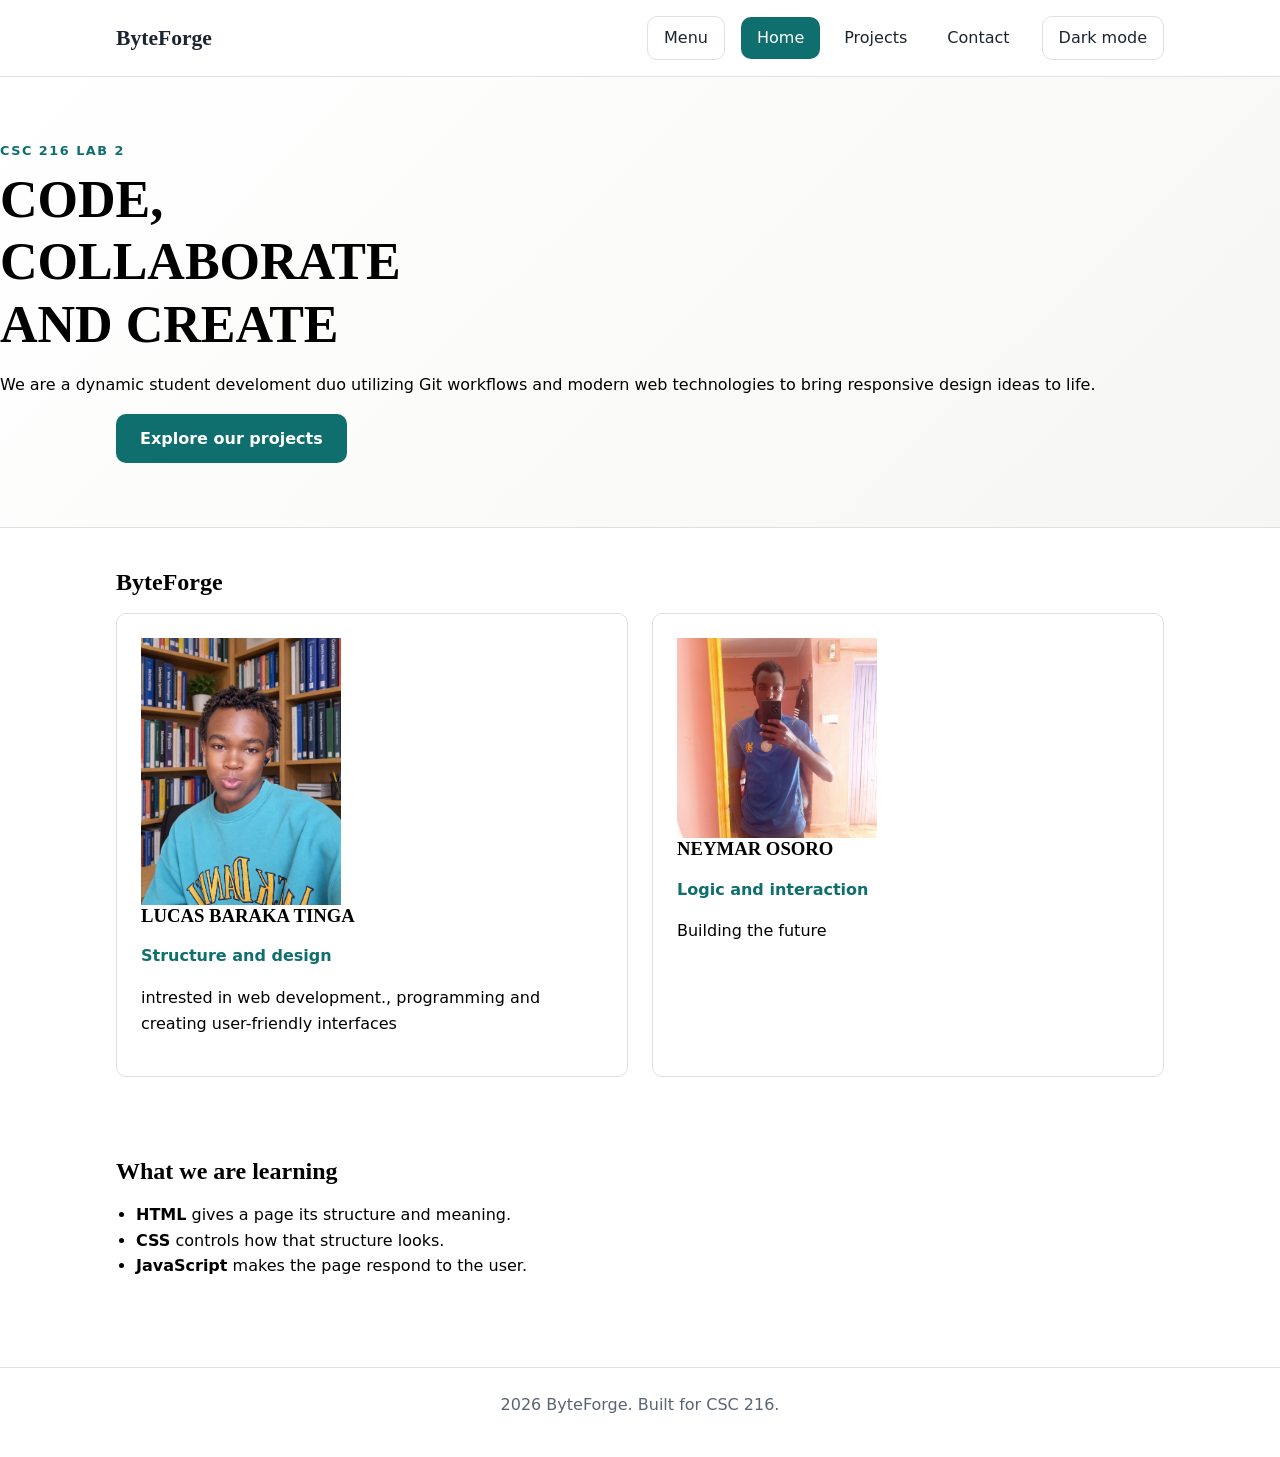
<file: index.html>
<!DOCTYPE html>
<html lang='en'>
<head>
  <meta charset='UTF-8'>
  <meta name='viewport' content='width=device-width, initial-scale=1.0'>
  <meta name='description' content='ByteForge: a CSC 216 web development pair.'>
  <title>Home | ByteForge</title>
  <link rel='stylesheet' href='css/styles.css'>
  <script src='js/script.js' defer></script>
</head>
<body>
  <a class='skip-link' href='#main'>Skip to main content</a>

  <header class='site-header'>
    <div class='container header-inner'>
      <a class='logo' href='index.html'>ByteForge</a>
      <button class='nav-toggle' type='button' aria-expanded='false' aria-controls='site-nav'>Menu</button>
      <nav id='site-nav' class='site-nav' aria-label='Main'>
        <ul>
          <li><a href='index.html' aria-current='page'>Home</a></li>
          <li><a href='projects.html'>Projects</a></li>
          <li><a href='contact.html'>Contact</a></li>
        </ul>
      </nav>
      <button class='theme-toggle' type='button' aria-pressed='false'>Dark mode</button>
    </div>
  </header>

  <main id='main'>
    <section class='hero'>
      <p class='eyebrow'>CSC 216 Lab 2</p>
      <h1>CODE, COLLABORATE AND CREATE</h1>
      <p>We are a dynamic student develoment duo utilizing Git workflows and modern web technologies to bring responsive design ideas to life.</p>
      <div class='container'>
        
        
        <a class='button' href='projects.html'> Explore our projects</a>
      </div>
    </section>

    <section class='container section' aria-labelledby='team-heading'>
      <h2 id='team-heading'>ByteForge</h2>
      <P>
      <div class='team-grid'>
        <article class='card'>
          <img src="images/lucas.jpg.jpeg" alt="Lucas Baraka Tinga" class="profile-photo" width="200">
          
          <h3>LUCAS BARAKA TINGA</h3>
          <p class='role'>Structure and design</p>
          <p>intrested in web development., programming and creating user-friendly interfaces</p>
        </article>
        <article class='card'>
          <img src="images/neymar.jpg.jpeg" alt="Neymar Osoro" width="200">
          <h3>NEYMAR OSORO</h3>
          <p class='role'>Logic and interaction</p>
          <p>Building the future</p>
        </article>
      </div>
    </section>

    <section class='container section' aria-labelledby='learning-heading'>
      <h2 id='learning-heading'>What we are learning</h2>
      <ul class='skill-list'>
        <li><strong>HTML</strong> gives a page its structure and meaning.</li>
        <li><strong>CSS</strong> controls how that structure looks.</li>
        <li><strong>JavaScript</strong> makes the page respond to the user.</li>
      </ul>
    </section>
  </main>

  <footer class='site-footer'>
    <div class='container'>
      <p><span id='year'>2026</span> ByteForge. Built for CSC 216.</p>
    </div>
  </footer>
</body>
</html>
</file>
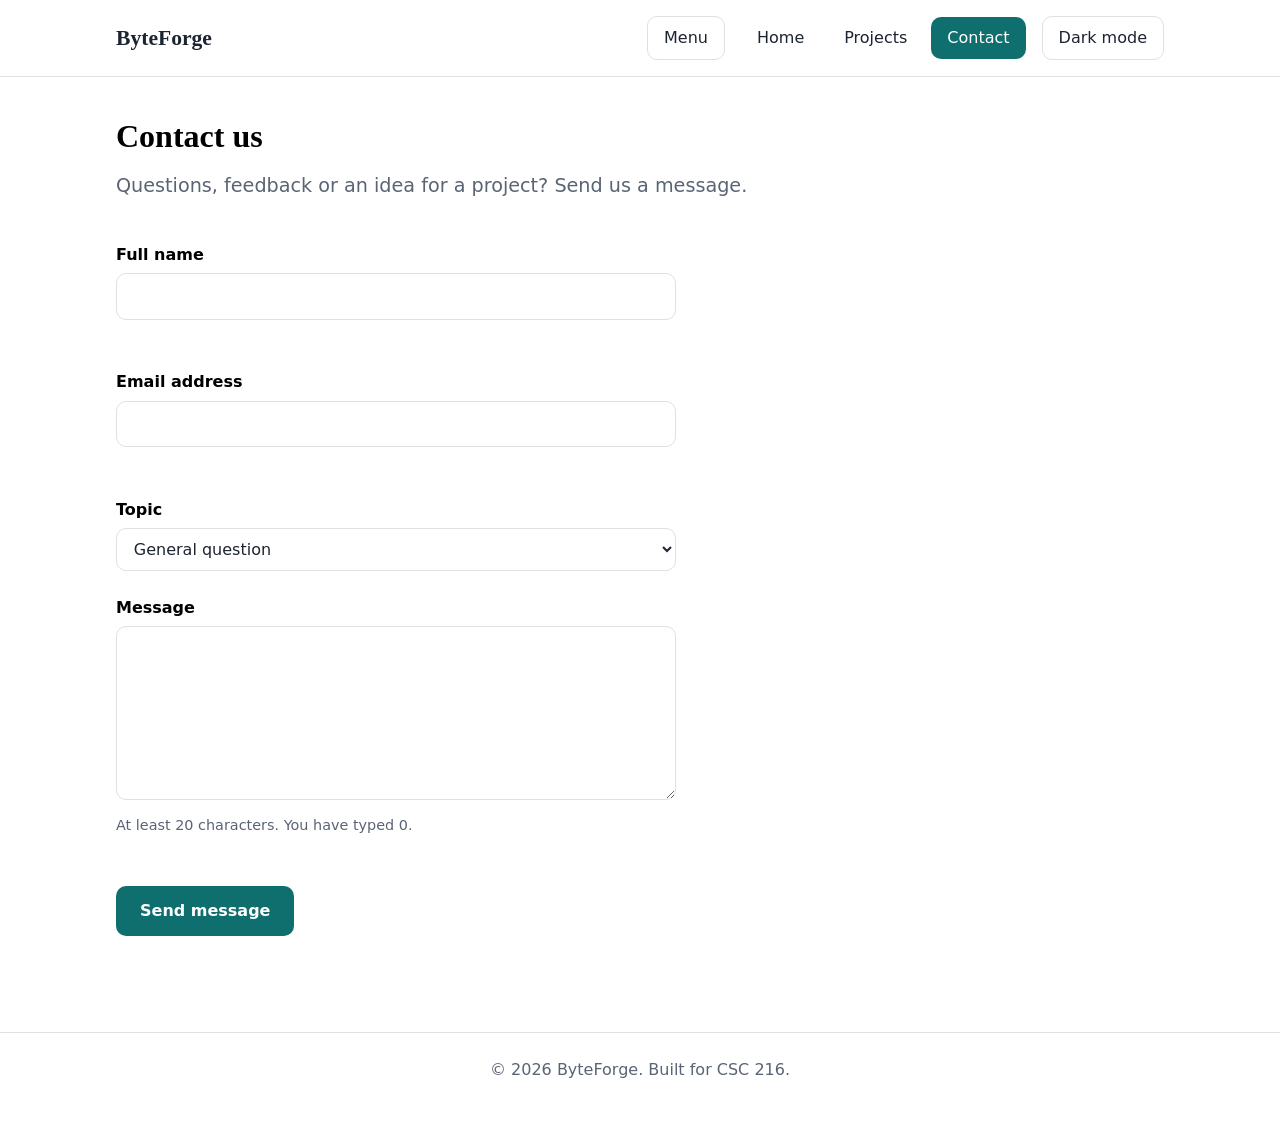
<file: contact.html>
<!DOCTYPE html>
<html lang="en">
<head>
<meta charset="UTF-8">
<meta name="viewport" content="width=device-width, initial-scale=1.0">
<meta name="description" content="Send a message to ByteForge.">
<title>Contact | ByteForge</title>
<link rel="stylesheet" href="css/styles.css">
<script src="js/script.js" defer></script>
</head>
<body>
<a class="skip-link" href="#main">Skip to main content</a>

<header class="site-header">
<div class="container header-inner">
<a class="logo" href="index.html">ByteForge</a>
<button class="nav-toggle" type="button" aria-expanded="false" aria-controls="site-nav">Menu</button>
<nav id="site-nav" class="site-nav" aria-label="Main">
<ul>
<li><a href="index.html">Home</a></li>
<li><a href="projects.html">Projects</a></li>
<li><a href="contact.html" aria-current="page">Contact</a></li>
</ul>
</nav>
<button class="theme-toggle" type="button" aria-pressed="false">Dark mode</button>
</div>
</header>

<main id="main" class="container">
<header class="page-header">
<h1>Contact us</h1>
<p class="lead">Questions, feedback or an idea for a project? Send us a message.</p>
</header>

<form id="contact-form" class="contact-form" novalidate>
<div class="field">
<label for="name">Full name</label>
<input type="text" id="name" name="name" autocomplete="name" required aria-describedby="name-error">
<p class="error" id="name-error"></p>
</div>

<div class="field">
<label for="email">Email address</label>
<input type="email" id="email" name="email" autocomplete="email" required aria-describedby="email-error">
<p class="error" id="email-error"></p>
</div>

<div class="field">
<label for="topic">Topic</label>
<select id="topic" name="topic">
<option value="general">General question</option>
<option value="collaboration">Collaboration</option>
<option value="feedback">Feedback on our site</option>
</select>
</div>

<div class="field">
<label for="message">Message</label>
<textarea id="message" name="message" rows="6" required minlength="20" aria-describedby="message-hint message-error"></textarea>
<p class="hint" id="message-hint">At least 20 characters. You have typed <span id="char-count">0</span>.</p>
<p class="error" id="message-error"></p>
</div>

<button class="button" type="submit">Send message</button>
<p id="form-status" class="form-status" role="status"></p>
</form>
</main>

<footer class="site-footer">
<div class="container">
<p>&copy; <span id="year">2026</span> ByteForge. Built for CSC 216.</p>
</div>
</footer>
</body>
</html>
</file>
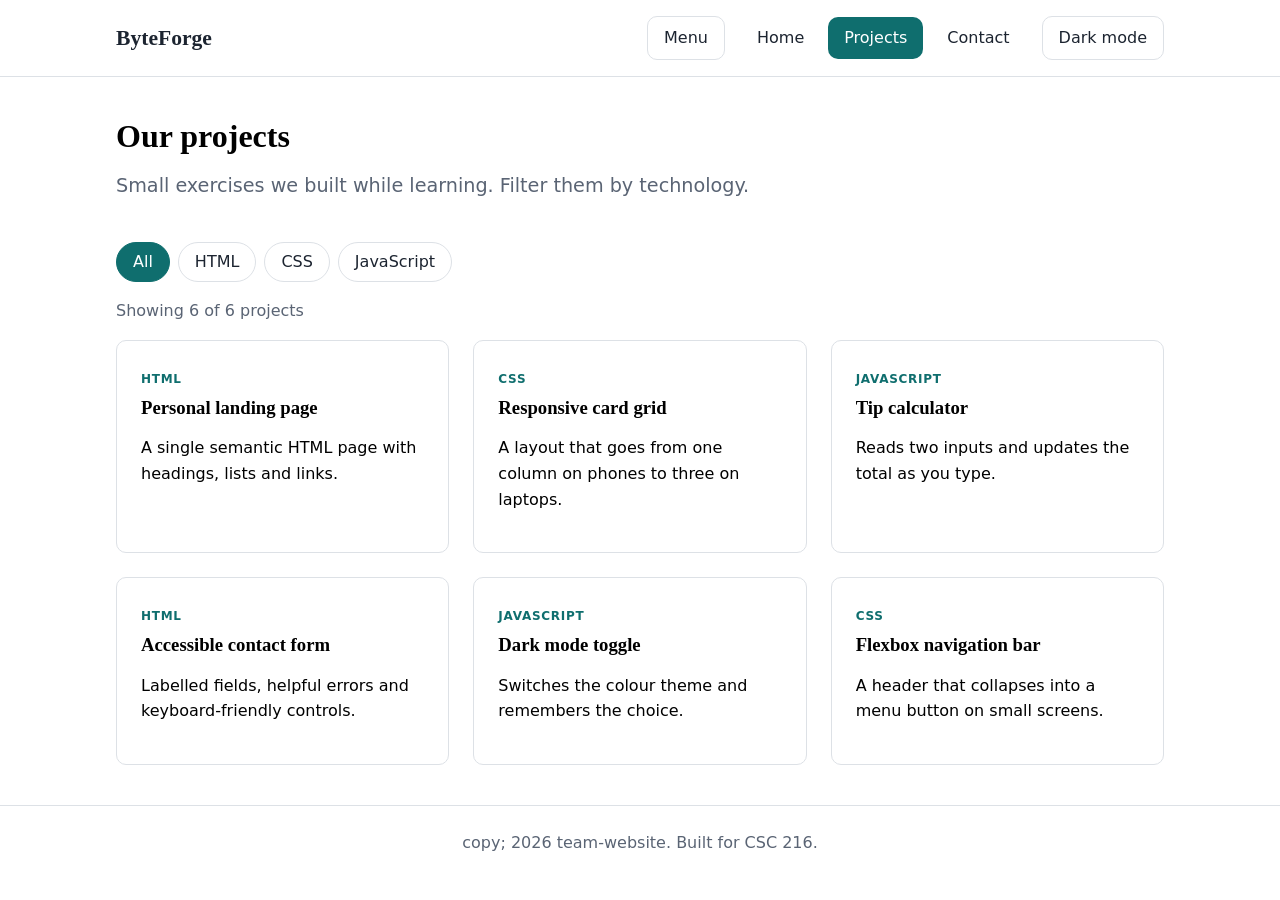
<file: projects.html>
<!DOCTYPE html>
<html lang="en">
<head>
<meta charset="UTF-8">
<meta name="viewport" content="width=device-width, initial-scale=1.0">
<meta name="description" content="Projects built by team-website while learning web development">
<title>Projects | team-website</title>

<link rel="stylesheet" href="css/styles.css">
<script src="js/script.js" defer></script>
</head>
<body>
<a class="skip-link" href="#main">Skip to main content</a>

<header class="site-header">
<div class="container header-inner">
<a class="logo" href="index.html">ByteForge</a>
<button class="nav-toggle" type="button" aria-expanded="false" aria-controls="site-nav">Menu</button>
<nav id="site-nav" class="site-nav" aria-label="Main">
<ul>
<li><a href="index.html">Home</a></li>
<li><a href="projects.html" aria-current="page">Projects</a></li>
<li><a href="contact.html">Contact</a></li>
</ul>
</nav>
<button class="theme-toggle" type="button" aria-pressed="false">Dark mode</button>
</div>
</header>

<main id="main" class="container">
<header class="page-header">
<h1>Our projects</h1>
<p class="lead">Small exercises we built while learning. Filter them by technology.</p>
</header>

<div class="filters" role="group" aria-label="Filter projects by technology">
<button class="filter-btn" type="button" data-filter="all" aria-pressed="true">All</button>
<button class="filter-btn" type="button" data-filter="html" aria-pressed="false">HTML</button>
<button class="filter-btn" type="button" data-filter="css" aria-pressed="false">CSS</button>
<button class="filter-btn" type="button" data-filter="js" aria-pressed="false">JavaScript</button>
</div>

<p id="project-count" class="project-count" aria-live="polite"></p>
<div id="project-list" class="project-grid"></div>

<noscript>
<p>Turn on JavaScript to see the project list.</p>
</noscript>
</main>

<footer class="site-footer">
<div class="container">
<p>copy; <span id="year">2026</span> team-website. Built for CSC 216.</p>
</div>
</footer>
</body>
</html>
</file>
<file: css/styles.css>
/* ========================================================
   Team website stylesheet (CSC 216, Lab 2)
   One file styles every page on the site.
   ======================================================== */

/* --- 1. Design tokens --- */
:root {
  --color-bg: #f6f7f4;
  --color-surface: #ffffff;
  --color-text: #1c2430;
  --color-muted: #5a6474;
  --color-primary: #0f6e6e;
  --color-primary-dark: #0a5050;
  --color-on-primary: #ffffff;
  --color-border: #dde1e6;
  --color-error: #63261c;
  --color-success: #1e7b3a;

  --font-body: system-ui, -apple-system, "Segoe UI", Roboto, Arial, sans-serif;
  --font-heading: Georgia, "Times New Roman", serif;

  --space-1: 0.5rem;
  --space-2: 1rem;
  --space-3: 1.5rem;
  --space-4: 2.5rem;
  --space-5: 4rem;

  --radius: 10px;
  --max-width: 1080px;
}

body.dark {
  --color-bg: #11161d;
  --color-surface: #1a212b;
  --color-text: #e7ebf0;
  --color-muted: #a2abb9;
  --color-primary: #4fc1c1;
  --color-primary-dark: #48d8d8;
  --color-on-primary: #0b1f1f;
  --color-border: #2b3340;
  --color-error: #f8a80;
  --color-success: #7ddc97;
  color-scheme: dark;
}


/* --- 2. Base and reset --- */
*,
*::before,
*::after {
  box-sizing: border-box;
}

body {
  margin: 0;
  font-family: var(--font-body);
  font-size: 1rem;
  line-height: 1.6;
  color: var(--color-text);
  background-color: var(--color-bg);
  transition: background-color 0.3s ease, color 0.3s ease;
}

h1,
h2,
h3 {
  font-family: var(--font-heading);
  line-height: 1.2;
  margin: 0 0 var(--space-2);
}

p {
  margin: 0 0 var(--space-2);
}

a {
  color: var(--color-primary);
}

a:hover {
  color: var(--color-primary-dark);
}

img {
  max-width: 100%;
  display: block;
}

:focus-visible {
  outline: 3px solid var(--color-primary);
  outline-offset: 3px;
}


/* --- 3. Layout helpers --- */
.container {
  width: 100%;
  max-width: var(--max-width);
  margin-inline: auto;
  padding-inline: var(--space-2);
}

.section {
  padding-block: var(--space-4);
}

.skip-link {
  position: absolute;
  top: -4rem;
  left: var(--space-2);
  z-index: 100;
  padding: var(--space-1) var(--space-2);
  border-radius: var(--radius);
  background-color: var(--color-primary);
  color: var(--color-on-primary);
}

.skip-link:focus {
  top: var(--space-2);
}

/* --- 4. Header and navigation --- */
.site-header {
  position: sticky;
  top: 0;
  z-index: 10;
  background-color: var(--color-surface);
  border-bottom: 1px solid var(--color-border);
}

.header-inner {
  display: flex;
  flex-wrap: wrap;
  align-items: center;
  gap: var(--space-2);
  padding-block: var(--space-2);
}

.logo {
  margin-right: auto;
  font-family: var(--font-heading);
  font-size: 1.35rem;
  font-weight: 700;
  color: var(--color-text);
  text-decoration: none;
}

.site-nav ul {
  display: flex;
  gap: var(--space-1);
  margin: 0;
  padding: 0;
  list-style: none;
}

.site-nav a {
  display: block;
  padding: var(--space-1) var(--space-2);
  border-radius: var(--radius);
  color: var(--color-text);
  font-weight: 500;
  text-decoration: none;
}

.site-nav a:hover {
  background-color: var(--color-bg);
}

.site-nav a[aria-current="page"] {
  background-color: var(--color-primary);
  color: var(--color-on-primary);
}

.nav-toggle,
.theme-toggle {
  padding: var(--space-1) var(--space-2);
  border: 1px solid var(--color-border);
  border-radius: var(--radius);
  background-color: transparent;
  color: var(--color-text);
  font: inherit;
  cursor: pointer;
}

.theme-toggle[aria-pressed="true"] {
  border-color: var(--color-primary);
  color: var(--color-primary);
}
.nav-toggle{
    dispay: none;l
}


/* --- 5. Buttons and hero --- */
.button {
  display: inline-block;
  padding: 0.75rem 1.5rem;
  border: none;
  border-radius: var(--radius);
  background-color: var(--color-primary);
  color: var(--color-on-primary);
  font: inherit;
  font-weight: 600;
  text-decoration: none;
  cursor: pointer;
  transition: background-color 0.2s ease, transform 0.2s ease;
}

.button:hover {
  background-color: var(--color-primary-dark);
  color: var(--color-on-primary);
  transform: translateY(-2px);
}

.hero {
  padding-block: var(--space-5);
  background: linear-gradient(135deg, var(--color-surface), var(--color-bg));
  border-bottom: 1px solid var(--color-border);
}

.hero h1 {
  max-width: 18ch;
  font-size: clamp(2rem, 5vw, 3.25rem);
}

.eyebrow {
  margin-bottom: var(--space-1);
  color: var(--color-primary);
  font-size: 0.8rem;
  font-weight: 700;
  letter-spacing: 0.12em;
  text-transform: uppercase;
}

.lead {
  max-width: 55ch;
  margin-bottom: var(--space-3);
  color: var(--color-muted);
  font-size: 1.2rem;
}

.page-header {
  padding-block: var(--space-4) var(--space-2);
}


/* --- 6. Cards and grids --- */
.team-grid,
.project-grid {
  display: grid;
  grid-template-columns: repeat(auto-fit, minmax(260px, 1fr));
  gap: var(--space-3);
}

.card {
  padding: var(--space-3);
  border: 1px solid var(--color-border);
  border-radius: var(--radius);
  background-color: var(--color-surface);
}

.avatar {
  display: grid;
  place-items: center;
  width: 64px;
  height: 64px;
  margin-bottom: var(--space-2);
  border-radius: 50%;
  background-color: var(--color-primary);
  color: var(--color-on-primary);
  font-size: 1.25rem;
  font-weight: 700;
}

.role {
  color: var(--color-primary);
  font-weight: 600;
}

.skill-list {
  padding-left: 1.25rem;
  margin-bottom: var(--space-1);
}


/* --- 7. Projects page --- */
.filters {
  display: flex;
  flex-wrap: wrap;
  gap: var(--space-1);
  margin-bottom: var(--space-2);
}

.filter-btn {
  padding: 0.4rem 1rem;
  border: 1px solid var(--color-border);
  border-radius: 999px;
  background-color: var(--color-surface);
  color: var(--color-text);
  font: inherit;
  cursor: pointer;
}

.filter-btn[aria-pressed="true"] {
  border-color: var(--color-primary);
  background-color: var(--color-primary);
  color: var(--color-on-primary);
}

.project-count {
  color: var(--color-muted);
}

.tag {
  display: inline-block;
  margin-bottom: var(--space-1);
  color: var(--color-primary);
  font-size: 0.75rem;
  font-weight: 700;
  letter-spacing: 0.06em;
  text-transform: uppercase;
}

/* --- 8. Contact form --- */
.contact-form {
  max-width: 560px;
  padding-bottom: var(--space-4);
}

.field {
  margin-bottom: var(--space-3);
}

label {
  display: block;
  margin-bottom: 0.35rem;
  font-weight: 600;
}

input,
select,
textarea {
  width: 100%;
  padding: 0.6rem 0.8rem;
  border: 1px solid var(--color-border);
  border-radius: var(--radius);
  background-color: var(--color-surface);
  color: var(--color-text);
  font: inherit;
}

input:focus,
select:focus,
textarea:focus {
  border-color: var(--color-primary);
}

input[aria-invalid="true"],
textarea[aria-invalid="true"] {
  border-color: var(--color-error);
}

.hint,
.error {
  margin: 0.35rem 0 0;
  font-size: 0.9rem;
}

.hint {
  color: var(--color-muted);
}

.error {
  min-height: 1.4em;
  color: var(--color-error);
}

.form-status {
  margin-top: var(--space-2);
  color: var(--color-success);
  font-weight: 600;
}


/* --- 9. Footer --- */
.site-footer {
  margin-top: var(--space-4);
  padding-block: var(--space-3);
  border-top: 1px solid var(--color-border);
  color: var(--color-muted);
  text-align: center;
}

/* --- 10. Small screens --- */
@media (max-width: 700px) {
  .nav-toggle {
    display: inline-block;
  }

  .site-nav {
    display: none;
    order: 3;
    width: 100%;
  }

  .site-nav.open {
    display: block;
  }

  .site-nav ul {
    flex-direction: column;
  }

  .section {
    padding-block: var(--space-3);
  }
}

/* --- 11. Respect reduced-motion preferences --- */
@media (prefers-reduced-motion: reduce) {
  *,
  *::before,
  *::after {
    transition: none !important;
  }
}


body {
    background-color: var(--background-color);
    color: var(--text-color);
}

h1, h2, h3 {
    color: var(--dark-color);
}

.btn {
    background-color: var(--primary-color);
    color: white;
}

.btn:hover {
    background-color: var(--success-color);
}
</file>
